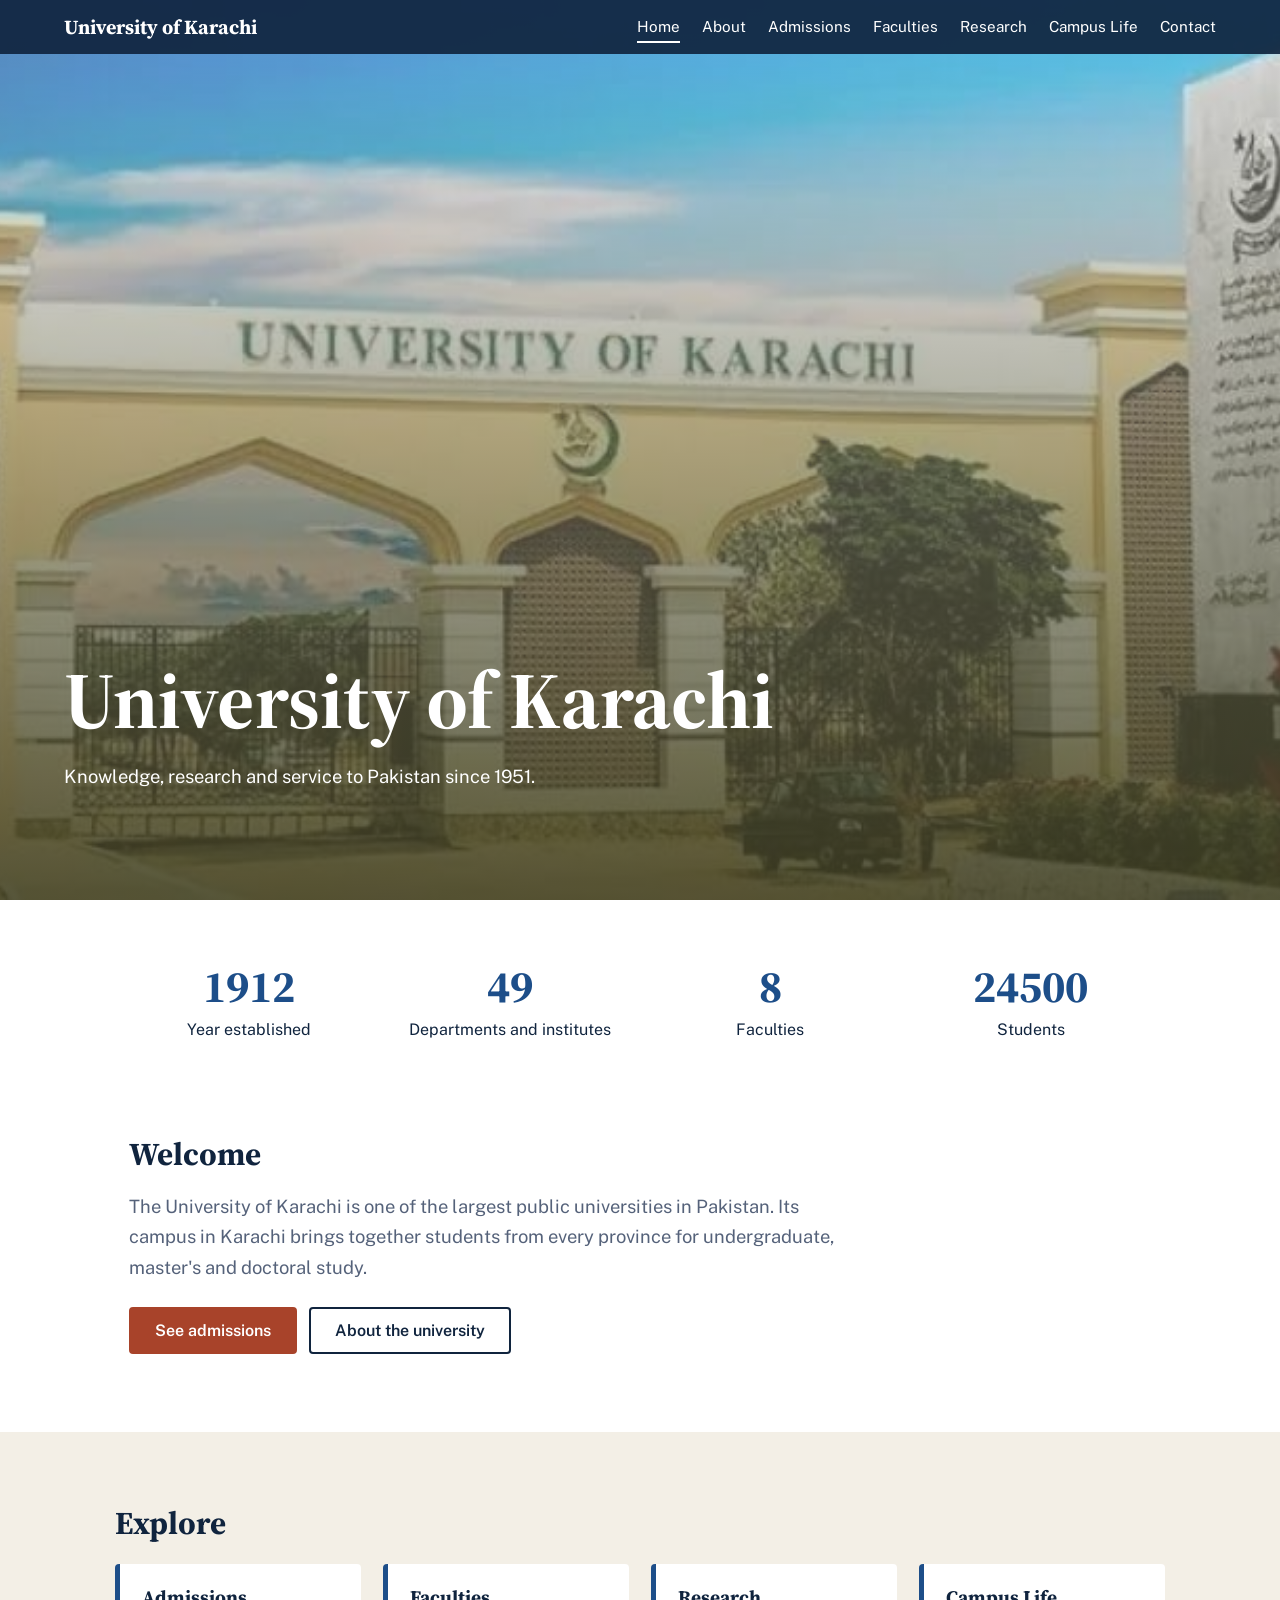
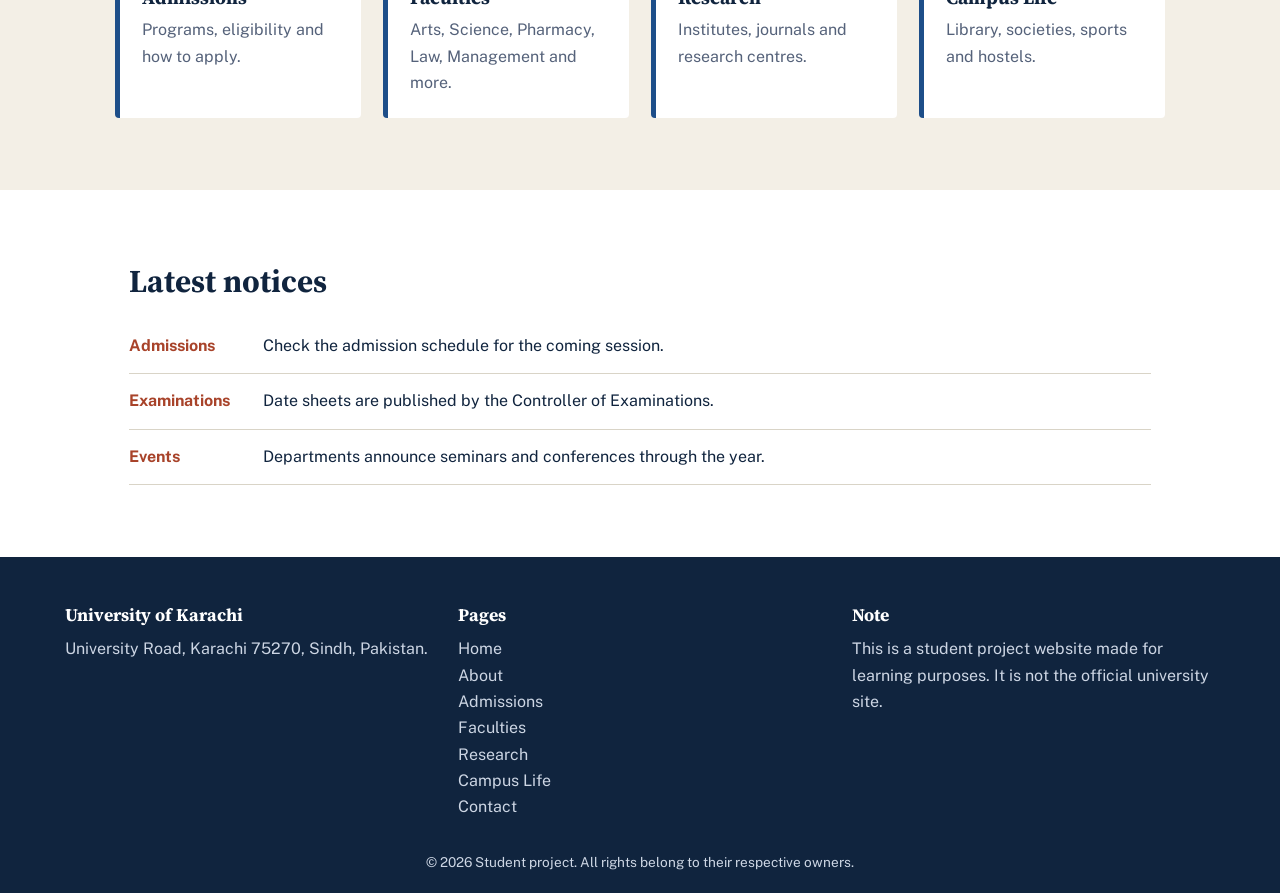
<file: index.html>
<!DOCTYPE html>
<html lang="en">

<head>
  <meta charset="UTF-8">
  <meta name="viewport" content="width=device-width, initial-scale=1">
  <title>Home | University of Karachi</title>

  <link rel="preconnect" href="https://fonts.googleapis.com">
  <link href="https://fonts.googleapis.com/css2?family=Source+Serif+4:wght@500;700&family=Public+Sans:wght@400;500;600&display=swap" rel="stylesheet">
  <link rel="stylesheet" href="index.css">
</head>

<body>

  <!-- ========== HEADER ========== -->
  <header class="site-header" id="siteHeader">
    <a class="brand" href="index.html">University of Karachi</a>

    <button class="menu-btn" id="menuBtn" aria-label="Open menu" aria-expanded="false">Menu</button>

    <nav>
      <ul class="nav" id="nav">
        <li><a href="index.html" class="active">Home</a></li>
        <li><a href="about.html">About</a></li>
        <li><a href="admissions.html">Admissions</a></li>
        <li><a href="faculties.html">Faculties</a></li>
        <li><a href="research.html">Research</a></li>
        <li><a href="campus.html">Campus Life</a></li>
        <li><a href="contact.html">Contact</a></li>
      </ul>
    </nav>
  </header>

  <!-- ========== HERO (title + background image) ========== -->
  <section class="hero">
    <div class="hero-text">
      <h1>University of Karachi</h1>
      <p>Knowledge, research and service to Pakistan since 1951.</p>
    </div>
  </section>

  <main>

    <!-- ========== STATS ========== -->
    <section class="section stats">
      <div class="stat">
        <span class="num" data-count="1951">0</span>
        <span>Year established</span>
      </div>
      <div class="stat">
        <span class="num" data-count="50" data-suffix="+">0</span>
        <span>Departments and institutes</span>
      </div>
      <div class="stat">
        <span class="num" data-count="8">0</span>
        <span>Faculties</span>
      </div>
      <div class="stat">
        <span class="num" data-count="25000" data-suffix="+">0</span>
        <span>Students</span>
      </div>
    </section>

    <!-- ========== WELCOME ========== -->
    <section class="section">
      <h2>Welcome</h2>
      <p class="lead">
        The University of Karachi is one of the largest public universities in Pakistan.
        Its campus in Karachi brings together students from every province for
        undergraduate, master's and doctoral study.
      </p>
      <p>
        <a class="btn" href="admissions.html">See admissions</a>
        <a class="btn ghost" href="about.html">About the university</a>
      </p>
    </section>

    <!-- ========== EXPLORE ========== -->
    <section class="section alt">
      <h2>Explore</h2>
      <div class="grid">
        <article class="card">
          <h3>Admissions</h3>
          <p>Programs, eligibility and how to apply.</p>
        </article>
        <article class="card">
          <h3>Faculties</h3>
          <p>Arts, Science, Pharmacy, Law, Management and more.</p>
        </article>
        <article class="card">
          <h3>Research</h3>
          <p>Institutes, journals and research centres.</p>
        </article>
        <article class="card">
          <h3>Campus Life</h3>
          <p>Library, societies, sports and hostels.</p>
        </article>
      </div>
    </section>

    <!-- ========== NOTICES ========== -->
    <section class="section">
      <h2>Latest notices</h2>
      <ul class="notices">
        <li><strong>Admissions</strong> Check the admission schedule for the coming session.</li>
        <li><strong>Examinations</strong> Date sheets are published by the Controller of Examinations.</li>
        <li><strong>Events</strong> Departments announce seminars and conferences through the year.</li>
      </ul>
    </section>

  </main>

  <!-- ========== FOOTER (background image in CSS) ========== -->
  <footer class="site-footer">
    <div class="footer-grid">
      <div>
        <h3>University of Karachi</h3>
        <p>University Road, Karachi 75270, Sindh, Pakistan.</p>
      </div>

      <div>
        <h3>Pages</h3>
        <ul>
          <li><a href="index.html">Home</a></li>
          <li><a href="about.html">About</a></li>
          <li><a href="admissions.html">Admissions</a></li>
          <li><a href="faculties.html">Faculties</a></li>
          <li><a href="research.html">Research</a></li>
          <li><a href="campus.html">Campus Life</a></li>
          <li><a href="contact.html">Contact</a></li>
        </ul>
      </div>

      <div>
        <h3>Note</h3>
        <p>This is a student project website made for learning purposes. It is not the official university site.</p>
      </div>
    </div>

    <p class="copy">&copy; 2026 Student project. All rights belong to their respective owners.</p>
  </footer>

  <button class="to-top" id="toTop" aria-label="Back to top">Top</button>

  <script src="script.js"></script>
</body>

</html>
</file>
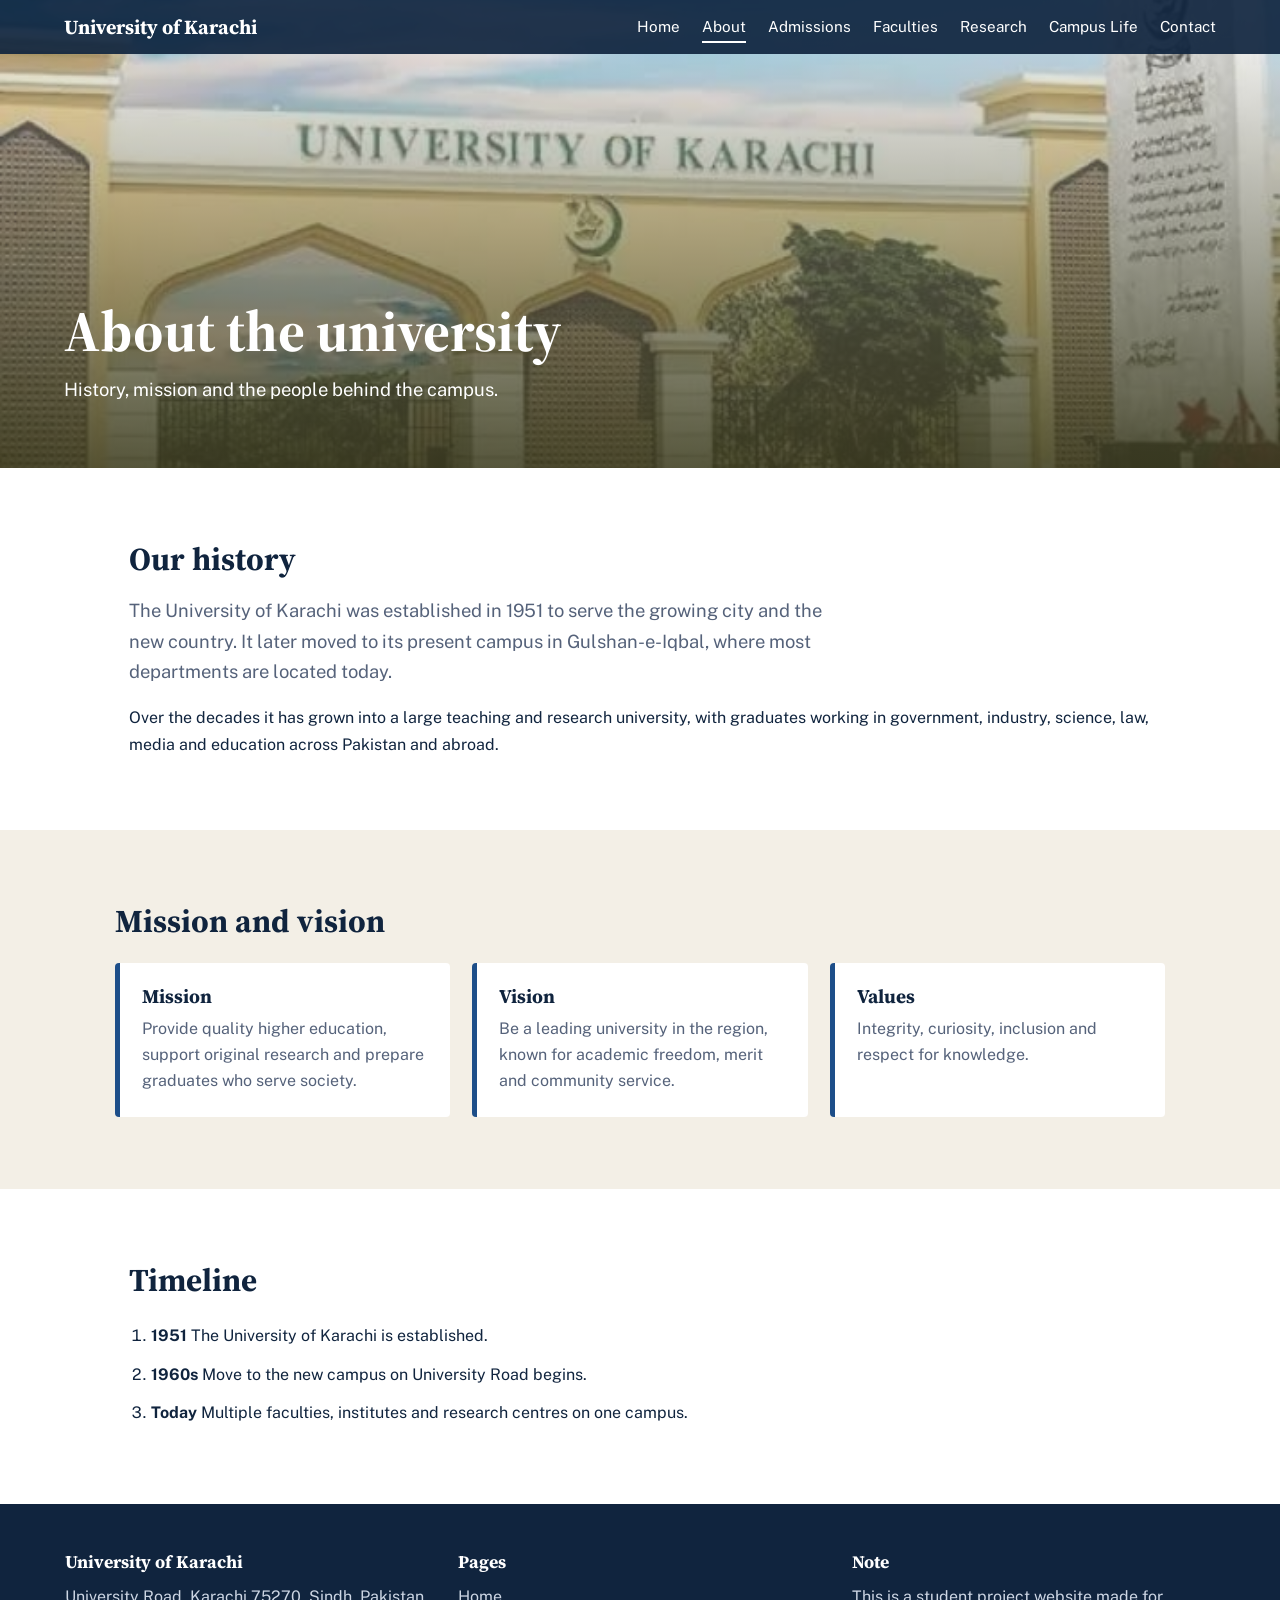
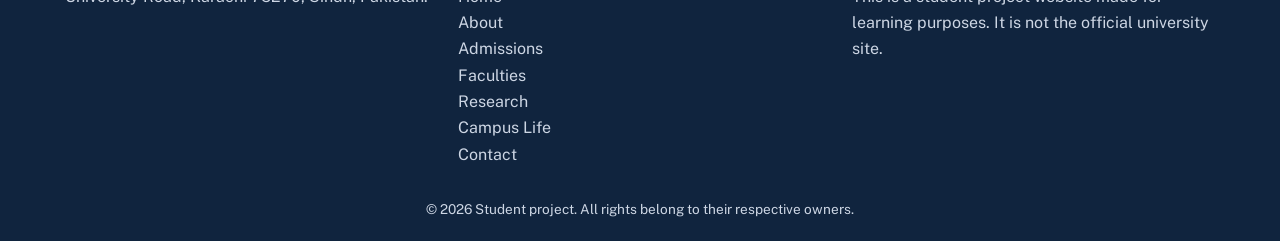
<file: about.html>
<!DOCTYPE html>
<html lang="en">

<head>
  <meta charset="UTF-8">
  <meta name="viewport" content="width=device-width, initial-scale=1">
  <title>About | University of Karachi</title>
  <link rel="preconnect" href="https://fonts.googleapis.com">
  <link
    href="https://fonts.googleapis.com/css2?family=Source+Serif+4:wght@500;700&family=Public+Sans:wght@400;500;600&display=swap"
    rel="stylesheet">
  <link rel="stylesheet" href="about.css">
</head>

<body>
  <header class="site-header" id="siteHeader">
    <a class="brand" href="index.html">University of Karachi</a>
    <button class="menu-btn" id="menuBtn" aria-label="Open menu" aria-expanded="false">Menu</button>
    <nav>
      <ul class="nav" id="nav">
        <li><a href="index.html">Home</a></li>
        <li><a href="about.html" class="active">About</a></li>
        <li><a href="admissions.html">Admissions</a></li>
        <li><a href="faculties.html">Faculties</a></li>
        <li><a href="research.html">Research</a></li>
        <li><a href="campus.html">Campus Life</a></li>
        <li><a href="contact.html">Contact</a></li>
      </ul>
    </nav>
  </header>

  <section class="page-hero">
    <div class="hero-text">
      <h1>About the university</h1>
      <p>History, mission and the people behind the campus.</p>
    </div>
  </section>

  <main>

    <section class="section">
      <h2>Our history</h2>
      <p class="lead">The University of Karachi was established in 1951 to serve the growing city and the new country.
        It later moved to its present campus in Gulshan-e-Iqbal, where most departments are located today.</p>
      <p>Over the decades it has grown into a large teaching and research university, with graduates working in
        government, industry, science, law, media and education across Pakistan and abroad.</p>
    </section>
    <section class="section alt">
      <h2>Mission and vision</h2>
      <div class="grid">
        <article class="card">
          <h3>Mission</h3>
          <p>Provide quality higher education, support original research and prepare graduates who serve society.</p>
        </article>
        <article class="card">
          <h3>Vision</h3>
          <p>Be a leading university in the region, known for academic freedom, merit and community service.</p>
        </article>
        <article class="card">
          <h3>Values</h3>
          <p>Integrity, curiosity, inclusion and respect for knowledge.</p>
        </article>
      </div>
    </section>
    <section class="section">
      <h2>Timeline</h2>
      <ol class="timeline">
        <li><b>1951</b> The University of Karachi is established.</li>
        <li><b>1960s</b> Move to the new campus on University Road begins.</li>
        <li><b>Today</b> Multiple faculties, institutes and research centres on one campus.</li>
      </ol>
    </section>
  </main>

  <footer class="site-footer">
    <div class="footer-grid">
      <div>
        <h3>University of Karachi</h3>
        <p>University Road, Karachi 75270, Sindh, Pakistan.</p>
      </div>
      <div>
        <h3>Pages</h3>
        <ul>
          <li><a href="index.html">Home</a></li>
          <li><a href="about.html">About</a></li>
          <li><a href="admissions.html">Admissions</a></li>
          <li><a href="faculties.html">Faculties</a></li>
          <li><a href="research.html">Research</a></li>
          <li><a href="campus.html">Campus Life</a></li>
          <li><a href="contact.html">Contact</a></li>
        </ul>
      </div>
      <div>
        <h3>Note</h3>
        <p>This is a student project website made for learning purposes. It is not the official university site.</p>
      </div>
    </div>
    <p class="copy">&copy; 2026 Student project. All rights belong to their respective owners.</p>
  </footer>
  <button class="to-top" id="toTop" aria-label="Back to top">Top</button>
  <script src="script.js"></script>
</body>

</html>
</file>
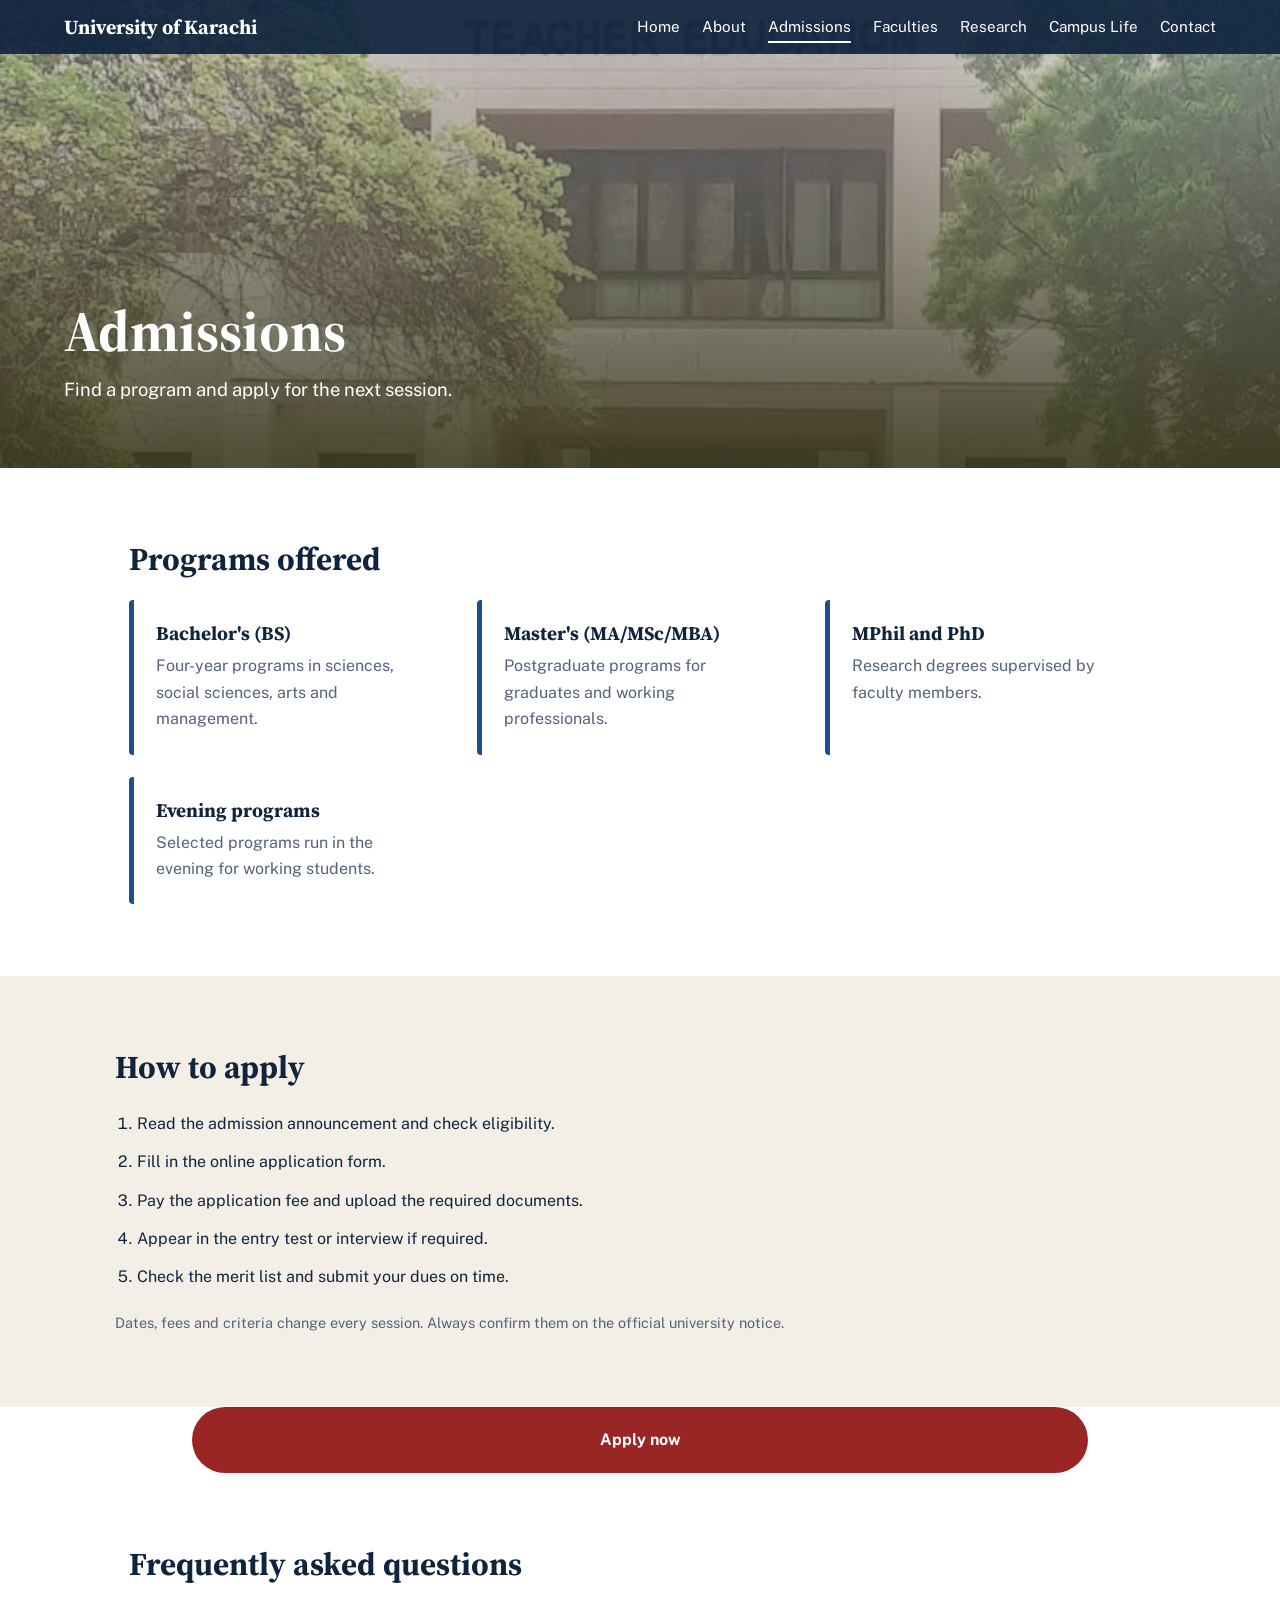
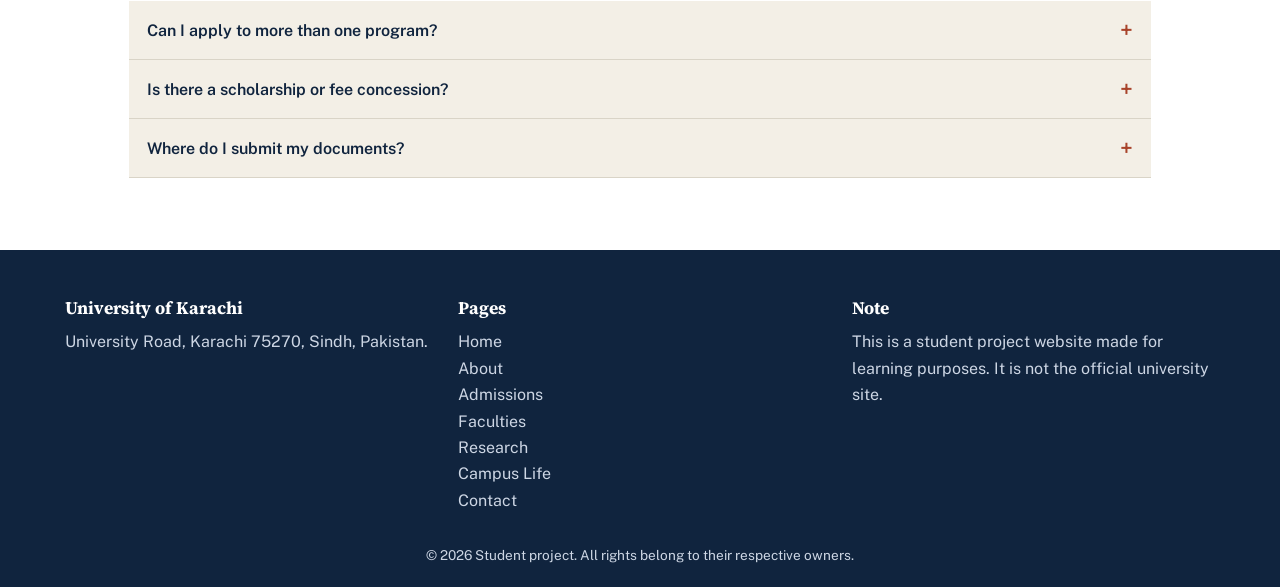
<file: admissions.html>
<!DOCTYPE html>
<html lang="en">

<head>
  <meta charset="UTF-8">
  <meta name="viewport" content="width=device-width, initial-scale=1">
  <title>Admissions | University of Karachi</title>
  <link rel="preconnect" href="https://fonts.googleapis.com">
  <link
    href="https://fonts.googleapis.com/css2?family=Source+Serif+4:wght@500;700&family=Public+Sans:wght@400;500;600&display=swap"
    rel="stylesheet">
  <link rel="stylesheet" href="admissions.css">
</head>

<body>
  <header class="site-header" id="siteHeader">
    <a class="brand" href="index.html">University of Karachi</a>
    <button class="menu-btn" id="menuBtn" aria-label="Open menu" aria-expanded="false">Menu</button>
    <nav>
      <ul class="nav" id="nav">
        <li><a href="index.html">Home</a></li>
        <li><a href="about.html">About</a></li>
        <li><a href="admissions.html" class="active">Admissions</a></li>
        <li><a href="faculties.html">Faculties</a></li>
        <li><a href="research.html">Research</a></li>
        <li><a href="campus.html">Campus Life</a></li>
        <li><a href="contact.html">Contact</a></li>
      </ul>
    </nav>
  </header>

  <section class="page-hero">
    <div class="hero-text">
      <h1>Admissions</h1>
      <p>Find a program and apply for the next session.</p>
    </div>
  </section>

  <main>

    <section class="section">
      <h2>Programs offered</h2>
      <div class="grid">
        <article class="card">
          <h3>Bachelor's (BS)</h3>
          <p>Four-year programs in sciences, social sciences, arts and management.</p>
        </article>
        <article class="card">
          <h3>Master's (MA/MSc/MBA)</h3>
          <p>Postgraduate programs for graduates and working professionals.</p>
        </article>
        <article class="card">
          <h3>MPhil and PhD</h3>
          <p>Research degrees supervised by faculty members.</p>
        </article>
        <article class="card">
          <h3>Evening programs</h3>
          <p>Selected programs run in the evening for working students.</p>
        </article>
      </div>
    </section>
    <section class="section alt">
      <h2>How to apply</h2>
      <ol class="steps">
        <li>Read the admission announcement and check eligibility.</li>
        <li>Fill in the online application form.</li>
        <li>Pay the application fee and upload the required documents.</li>
        <li>Appear in the entry test or interview if required.</li>
        <li>Check the merit list and submit your dues on time.</li>
      </ol>
      <p class="small">Dates, fees and criteria change every session. Always confirm them on the official university
        notice.</p>
    </section>

    <a class="pill-btn" href="apply.html">Apply now</a>
    
    <section class="section">
      <h2>Frequently asked questions</h2>
      <div class="faq">
        <button class="faq-q">Can I apply to more than one program?<span>+</span></button>
        <div class="faq-a">
          <p>Usually yes, but each program may need its own form and fee. Check the notice.</p>
        </div>
        <button class="faq-q">Is there a scholarship or fee concession?<span>+</span></button>
        <div class="faq-a">
          <p>The university offers merit and need-based support. Ask the Scholarship office for details.</p>
        </div>
        <button class="faq-q">Where do I submit my documents?<span>+</span></button>
        <div class="faq-a">
          <p>Follow the instructions in the admission notice for your program.</p>
        </div>
      </div>
    </section>
  </main>

  <footer class="site-footer">
    <div class="footer-grid">
      <div>
        <h3>University of Karachi</h3>
        <p>University Road, Karachi 75270, Sindh, Pakistan.</p>
      </div>
      <div>
        <h3>Pages</h3>
        <ul>
          <li><a href="index.html">Home</a></li>
          <li><a href="about.html">About</a></li>
          <li><a href="admissions.html">Admissions</a></li>
          <li><a href="faculties.html">Faculties</a></li>
          <li><a href="research.html">Research</a></li>
          <li><a href="campus.html">Campus Life</a></li>
          <li><a href="contact.html">Contact</a></li>
        </ul>
      </div>
      <div>
        <h3>Note</h3>
        <p>This is a student project website made for learning purposes. It is not the official university site.</p>
      </div>
    </div>
    <p class="copy">&copy; 2026 Student project. All rights belong to their respective owners.</p>
  </footer>
  <button class="to-top" id="toTop" aria-label="Back to top">Top</button>
  <script src="script.js"></script>
</body>

</html>
</file>
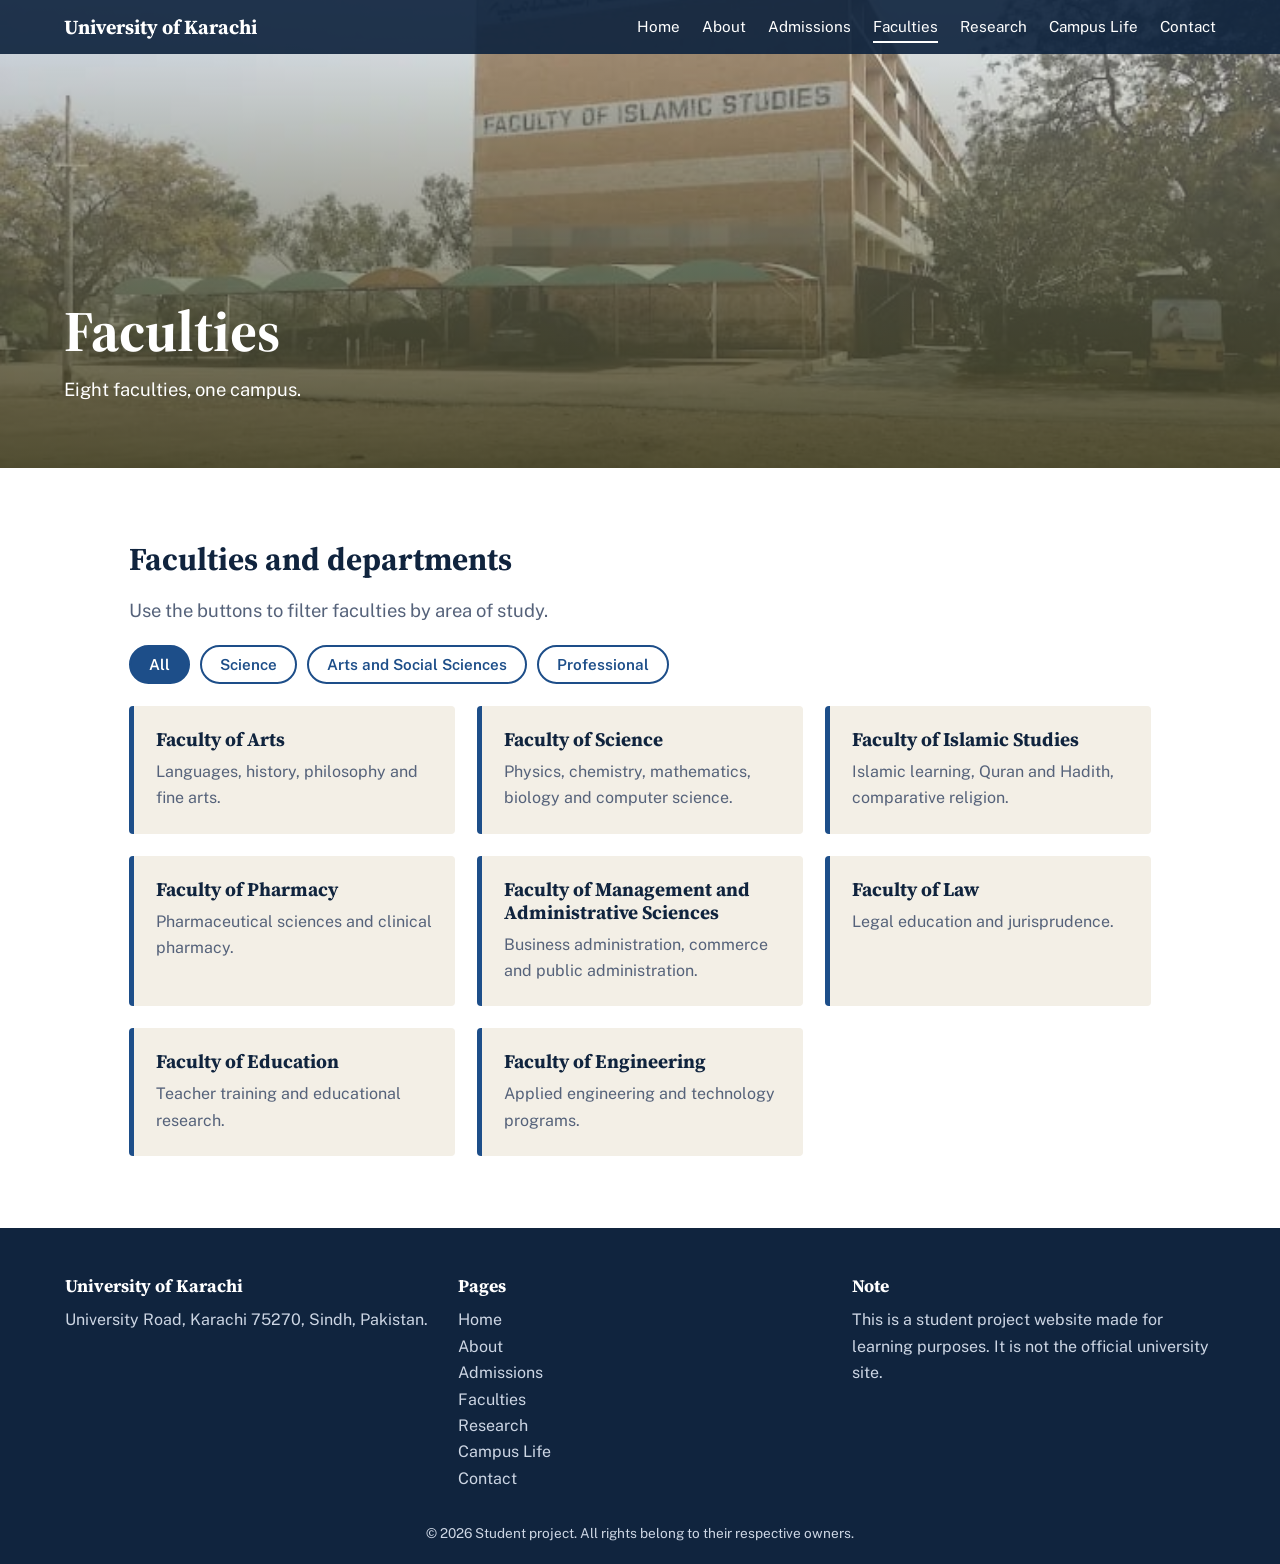
<file: faculties.html>
<!DOCTYPE html>
<html lang="en">

<head>
  <meta charset="UTF-8">
  <meta name="viewport" content="width=device-width, initial-scale=1">
  <title>Faculties | University of Karachi</title>
  <link rel="preconnect" href="https://fonts.googleapis.com">
  <link
    href="https://fonts.googleapis.com/css2?family=Source+Serif+4:wght@500;700&family=Public+Sans:wght@400;500;600&display=swap"
    rel="stylesheet">
  <link rel="stylesheet" href="faculties.css">
</head>

<body>
  <header class="site-header" id="siteHeader">
    <a class="brand" href="index.html">University of Karachi</a>
    <button class="menu-btn" id="menuBtn" aria-label="Open menu" aria-expanded="false">Menu</button>
    <nav>
      <ul class="nav" id="nav">
        <li><a href="index.html">Home</a></li>
        <li><a href="about.html">About</a></li>
        <li><a href="admissions.html">Admissions</a></li>
        <li><a href="faculties.html" class="active">Faculties</a></li>
        <li><a href="research.html">Research</a></li>
        <li><a href="campus.html">Campus Life</a></li>
        <li><a href="contact.html">Contact</a></li>
      </ul>
    </nav>
  </header>

  <section class="page-hero">
    <div class="hero-text">
      <h1>Faculties</h1>
      <p>Eight faculties, one campus.</p>
    </div>
  </section>

  <main>

    <section class="section">
      <h2>Faculties and departments</h2>
      <p class="lead">Use the buttons to filter faculties by area of study.</p>
      <div class="filters">
        <button class="filter active" data-filter="all">All</button>
        <button class="filter" data-filter="science">Science</button>
        <button class="filter" data-filter="arts">Arts and Social Sciences</button>
        <button class="filter" data-filter="prof">Professional</button>
      </div>
      <div class="grid">
        <article class="card" data-cat="arts">
          <h3>Faculty of Arts</h3>
          <p>Languages, history, philosophy and fine arts.</p>
        </article>
        <article class="card" data-cat="science">
          <h3>Faculty of Science</h3>
          <p>Physics, chemistry, mathematics, biology and computer science.</p>
        </article>
        <article class="card" data-cat="arts">
          <h3>Faculty of Islamic Studies</h3>
          <p>Islamic learning, Quran and Hadith, comparative religion.</p>
        </article>
        <article class="card" data-cat="prof">
          <h3>Faculty of Pharmacy</h3>
          <p>Pharmaceutical sciences and clinical pharmacy.</p>
        </article>
        <article class="card" data-cat="prof">
          <h3>Faculty of Management and Administrative Sciences</h3>
          <p>Business administration, commerce and public administration.</p>
        </article>
        <article class="card" data-cat="prof">
          <h3>Faculty of Law</h3>
          <p>Legal education and jurisprudence.</p>
        </article>
        <article class="card" data-cat="arts">
          <h3>Faculty of Education</h3>
          <p>Teacher training and educational research.</p>
        </article>
        <article class="card" data-cat="science">
          <h3>Faculty of Engineering</h3>
          <p>Applied engineering and technology programs.</p>
        </article>
      </div>
    </section>
  </main>

  <footer class="site-footer">
    <div class="footer-grid">
      <div>
        <h3>University of Karachi</h3>
        <p>University Road, Karachi 75270, Sindh, Pakistan.</p>
      </div>
      <div>
        <h3>Pages</h3>
        <ul>
          <li><a href="index.html">Home</a></li>
          <li><a href="about.html">About</a></li>
          <li><a href="admissions.html">Admissions</a></li>
          <li><a href="faculties.html">Faculties</a></li>
          <li><a href="research.html">Research</a></li>
          <li><a href="campus.html">Campus Life</a></li>
          <li><a href="contact.html">Contact</a></li>
        </ul>
      </div>
      <div>
        <h3>Note</h3>
        <p>This is a student project website made for learning purposes. It is not the official university site.</p>
      </div>
    </div>
    <p class="copy">&copy; 2026 Student project. All rights belong to their respective owners.</p>
  </footer>
  <button class="to-top" id="toTop" aria-label="Back to top">Top</button>
  <script src="script.js"></script>
</body>

</html>
</file>
<file: index.css>
* {
  box-sizing: border-box;
  margin: 0;
  padding: 0;
}
:root {
  --ink: #10243e;
  --blue: #1d4e89;
  --sand: #f3efe6;
  --brick: #a8432a;
  --white: #ffffff;
  --muted: #55627a;
}
html {
  scroll-behavior: smooth;
}
body {
  font-family: "Public Sans", Arial, sans-serif;
  color: var(--ink);
  background: var(--white);
  line-height: 1.65;
}
a {
  color: inherit;
}
h1,
h2,
h3,
.brand {
  font-family: "Source Serif 4", Georgia, serif;
  line-height: 1.2;
}
:focus-visible {
  outline: 3px solid var(--brick);
  outline-offset: 2px;
}

.site-header {
  position: fixed;
  top: 0;
  left: 0;
  right: 0;
  z-index: 50;
  display: flex;
  align-items: center;
  justify-content: space-between;
  padding: 14px 5vw;
  background: rgba(16, 36, 62, 0.92);
  color: var(--white);
  transition: box-shadow 0.3s;
}
.site-header.scrolled {
  box-shadow: 0 4px 18px rgba(0, 0, 0, 0.3);
}
.brand {
  font-size: 1.25rem;
  font-weight: 700;
  text-decoration: none;
}
.nav {
  display: flex;
  gap: 22px;
  list-style: none;
}
.nav a {
  text-decoration: none;
  font-size: 0.95rem;
  padding: 6px 0;
  border-bottom: 2px solid transparent;
}
.nav a:hover,
.nav a.active {
  border-color: var(--white);
}
.menu-btn {
  display: none;
  background: none;
  border: 1px solid var(--white);
  color: var(--white);
  padding: 6px 14px;
  border-radius: 4px;
  font: inherit;
  cursor: pointer;
}

/* Hero: put your photo in images/ and the name sits on top of it */
.hero,
.page-hero {
  position: relative;
  display: flex;
  align-items: flex-end;
  color: var(--white);
  background-color: var(--ink);
  background-size: cover;
  background-position: center;
}
.hero {
  min-height: 100vh;
  padding: 0 5vw 12vh;
}
.page-hero {
  min-height: 52vh;
  padding: 0 5vw 7vh;
}
.hero-text {
  max-width: 760px;
}
.hero h1 {
  font-size: clamp(2.6rem, 7vw, 5rem);
  font-weight: 700;
  margin-bottom: 14px;
}
.page-hero h1 {
  font-size: clamp(2.2rem, 5vw, 3.6rem);
  margin-bottom: 10px;
}
.hero p,
.page-hero p {
  font-size: 1.15rem;
  max-width: 560px;
}

.section {
  padding: 72px 5vw;
  max-width: 1150px;
  margin: 0 auto;
}
.alt {
  max-width: none;
  background: var(--sand);
}
.alt > * {
  max-width: 1050px;
  margin-left: auto;
  margin-right: auto;
}
.section h2 {
  font-size: 2rem;
  margin-bottom: 18px;
}
.lead {
  font-size: 1.15rem;
  max-width: 720px;
  margin-bottom: 18px;
  color: var(--muted);
}
.small {
  font-size: 0.9rem;
  color: var(--muted);
  margin-top: 14px;
}

.btn {
  display: inline-block;
  background: var(--brick);
  color: var(--white);
  padding: 12px 24px;
  border: 2px solid var(--brick);
  border-radius: 4px;
  text-decoration: none;
  font:
    600 1rem "Public Sans",
    sans-serif;
  cursor: pointer;
  margin: 6px 8px 6px 0;
}
.btn:hover {
  background: #8a351f;
  border-color: #8a351f;
}
.btn.ghost {
  background: transparent;
  color: var(--ink);
  border-color: var(--ink);
}
.btn.ghost:hover {
  background: var(--ink);
  color: var(--white);
}

.grid {
  display: grid;
  grid-template-columns: repeat(auto-fit, minmax(240px, 1fr));
  gap: 22px;
  margin-top: 22px;
}
.card {
  background: var(--white);
  border-left: 5px solid var(--blue);
  padding: 22px;
  border-radius: 4px;
}
.card h3 {
  font-size: 1.2rem;
  margin-bottom: 8px;
}
.card p {
  color: var(--muted);
}

.stats {
  display: grid;
  grid-template-columns: repeat(auto-fit, minmax(180px, 1fr));
  gap: 20px;
  text-align: center;
  padding-top: 56px;
  padding-bottom: 20px;
}
.stat .num {
  display: block;
  font:
    700 2.8rem "Source Serif 4",
    Georgia,
    serif;
  color: var(--blue);
}
.notices {
  list-style: none;
}
.notices li {
  padding: 14px 0;
  border-bottom: 1px solid #d9d4c7;
}
.notices strong {
  display: inline-block;
  min-width: 130px;
  color: var(--brick);
}
.steps,
.timeline {
  padding-left: 22px;
}
.steps li,
.timeline li {
  padding: 6px 0;
}

.site-footer {
  background: var(--ink);
  color: #cdd6e4;
  padding: 48px 5vw 20px;
}
.footer-grid {
  display: grid;
  grid-template-columns: repeat(auto-fit, minmax(220px, 1fr));
  gap: 30px;
  max-width: 1150px;
  margin: 0 auto;
}
.site-footer h3 {
  color: var(--white);
  margin-bottom: 10px;
  font-size: 1.1rem;
}
.site-footer ul {
  list-style: none;
}
.site-footer a {
  text-decoration: none;
}
.site-footer a:hover {
  text-decoration: underline;
}
.copy {
  text-align: center;
  margin-top: 30px;
  font-size: 0.85rem;
}

.to-top {
  position: fixed;
  right: 20px;
  bottom: 20px;
  background: var(--brick);
  color: var(--white);
  border: 0;
  padding: 12px 16px;
  border-radius: 4px;
  cursor: pointer;
  opacity: 0;
  pointer-events: none;
  transition: opacity 0.3s;
  font:
    600 0.9rem "Public Sans",
    sans-serif;
}
.to-top.show {
  opacity: 1;
  pointer-events: auto;
}

@media (max-width: 860px) {
  .menu-btn {
    display: block;
  }
  .nav {
    display: none;
    position: absolute;
    top: 100%;
    left: 0;
    right: 0;
    flex-direction: column;
    gap: 0;
    background: var(--ink);
    padding: 8px 5vw 16px;
  }
  .nav.open {
    display: flex;
  }
  .nav a {
    display: block;
    padding: 12px 0;
  }
}
@media (prefers-reduced-motion: reduce) {
  html {
    scroll-behavior: auto;
  }
  * {
    transition: none !important;
  }
}

.hero {
  background-image:
    linear-gradient(to top, rgba(16, 36, 62, 0.88), rgba(16, 36, 62, 0.35)),
    url("mainpic1.webp");
}

/* Title (hero) ki background image */
.hero {
  background-image:
    linear-gradient(to top, rgba(63, 63, 36, 0.88), rgba(253, 253, 253, 0.35)),
    url("mainpic1.jpeg");
  background-size: cover;
  background-position: center;
  background-repeat: no-repeat;
}
</file>
<file: about.css>
* {
  box-sizing: border-box;
  margin: 0;
  padding: 0;
}
:root {
  --ink: #10243e;
  --blue: #1d4e89;
  --sand: #f3efe6;
  --brick: #a8432a;
  --white: #ffffff;
  --muted: #55627a;
}
html {
  scroll-behavior: smooth;
}
body {
  font-family: "Public Sans", Arial, sans-serif;
  color: var(--ink);
  background: var(--white);
  line-height: 1.65;
}
a {
  color: inherit;
}
h1,
h2,
h3,
.brand {
  font-family: "Source Serif 4", Georgia, serif;
  line-height: 1.2;
}
:focus-visible {
  outline: 3px solid var(--brick);
  outline-offset: 2px;
}

.site-header {
  position: fixed;
  top: 0;
  left: 0;
  right: 0;
  z-index: 50;
  display: flex;
  align-items: center;
  justify-content: space-between;
  padding: 14px 5vw;
  background: rgba(16, 36, 62, 0.92);
  color: var(--white);
  transition: box-shadow 0.3s;
}
.site-header.scrolled {
  box-shadow: 0 4px 18px rgba(0, 0, 0, 0.3);
}
.brand {
  font-size: 1.25rem;
  font-weight: 700;
  text-decoration: none;
}
.nav {
  display: flex;
  gap: 22px;
  list-style: none;
}
.nav a {
  text-decoration: none;
  font-size: 0.95rem;
  padding: 6px 0;
  border-bottom: 2px solid transparent;
}
.nav a:hover,
.nav a.active {
  border-color: var(--white);
}
.menu-btn {
  display: none;
  background: none;
  border: 1px solid var(--white);
  color: var(--white);
  padding: 6px 14px;
  border-radius: 4px;
  font: inherit;
  cursor: pointer;
}

/* Hero: put your photo in images/ and the name sits on top of it */
.hero,
.page-hero {
  position: relative;
  display: flex;
  align-items: flex-end;
  color: var(--white);
  background-color: var(--ink);
  background-size: cover;
  background-position: center;
}
.hero {
  min-height: 100vh;
  padding: 0 5vw 12vh;
}
.page-hero {
  min-height: 52vh;
  padding: 0 5vw 7vh;
}
.hero-text {
  max-width: 760px;
}
.hero h1 {
  font-size: clamp(2.6rem, 7vw, 5rem);
  font-weight: 700;
  margin-bottom: 14px;
}
.page-hero h1 {
  font-size: clamp(2.2rem, 5vw, 3.6rem);
  margin-bottom: 10px;
}
.hero p,
.page-hero p {
  font-size: 1.15rem;
  max-width: 560px;
}

.section {
  padding: 72px 5vw;
  max-width: 1150px;
  margin: 0 auto;
}
.alt {
  max-width: none;
  background: var(--sand);
}
.alt > * {
  max-width: 1050px;
  margin-left: auto;
  margin-right: auto;
}
.section h2 {
  font-size: 2rem;
  margin-bottom: 18px;
}
.lead {
  font-size: 1.15rem;
  max-width: 720px;
  margin-bottom: 18px;
  color: var(--muted);
}
.small {
  font-size: 0.9rem;
  color: var(--muted);
  margin-top: 14px;
}

.btn {
  display: inline-block;
  background: var(--brick);
  color: var(--white);
  padding: 12px 24px;
  border: 2px solid var(--brick);
  border-radius: 4px;
  text-decoration: none;
  font:
    600 1rem "Public Sans",
    sans-serif;
  cursor: pointer;
  margin: 6px 8px 6px 0;
}
.btn:hover {
  background: #8a351f;
  border-color: #8a351f;
}
.btn.ghost {
  background: transparent;
  color: var(--ink);
  border-color: var(--ink);
}
.btn.ghost:hover {
  background: var(--ink);
  color: var(--white);
}

.grid {
  display: grid;
  grid-template-columns: repeat(auto-fit, minmax(240px, 1fr));
  gap: 22px;
  margin-top: 22px;
}
.card {
  background: var(--white);
  border-left: 5px solid var(--blue);
  padding: 22px;
  border-radius: 4px;
}
.card h3 {
  font-size: 1.2rem;
  margin-bottom: 8px;
}
.card p {
  color: var(--muted);
}

.stats {
  display: grid;
  grid-template-columns: repeat(auto-fit, minmax(180px, 1fr));
  gap: 20px;
  text-align: center;
  padding-top: 56px;
  padding-bottom: 20px;
}
.stat .num {
  display: block;
  font:
    700 2.8rem "Source Serif 4",
    Georgia,
    serif;
  color: var(--blue);
}
.notices {
  list-style: none;
}
.notices li {
  padding: 14px 0;
  border-bottom: 1px solid #d9d4c7;
}
.notices strong {
  display: inline-block;
  min-width: 130px;
  color: var(--brick);
}
.steps,
.timeline {
  padding-left: 22px;
}
.steps li,
.timeline li {
  padding: 6px 0;
}

.site-footer {
  background: var(--ink);
  color: #cdd6e4;
  padding: 48px 5vw 20px;
}
.footer-grid {
  display: grid;
  grid-template-columns: repeat(auto-fit, minmax(220px, 1fr));
  gap: 30px;
  max-width: 1150px;
  margin: 0 auto;
}
.site-footer h3 {
  color: var(--white);
  margin-bottom: 10px;
  font-size: 1.1rem;
}
.site-footer ul {
  list-style: none;
}
.site-footer a {
  text-decoration: none;
}
.site-footer a:hover {
  text-decoration: underline;
}
.copy {
  text-align: center;
  margin-top: 30px;
  font-size: 0.85rem;
}

.to-top {
  position: fixed;
  right: 20px;
  bottom: 20px;
  background: var(--brick);
  color: var(--white);
  border: 0;
  padding: 12px 16px;
  border-radius: 4px;
  cursor: pointer;
  opacity: 0;
  pointer-events: none;
  transition: opacity 0.3s;
  font:
    600 0.9rem "Public Sans",
    sans-serif;
}
.to-top.show {
  opacity: 1;
  pointer-events: auto;
}

@media (max-width: 860px) {
  .menu-btn {
    display: block;
  }
  .nav {
    display: none;
    position: absolute;
    top: 100%;
    left: 0;
    right: 0;
    flex-direction: column;
    gap: 0;
    background: var(--ink);
    padding: 8px 5vw 16px;
  }
  .nav.open {
    display: flex;
  }
  .nav a {
    display: block;
    padding: 12px 0;
  }
}
@media (prefers-reduced-motion: reduce) {
  html {
    scroll-behavior: auto;
  }
  * {
    transition: none !important;
  }
}

.page-hero {
  background-image:
    linear-gradient(to top, rgba(63, 63, 36, 0.88), rgba(253, 253, 253, 0.35)),
    url("mainpic1.jpeg");
}
</file>
<file: admissions.css>
* {
  box-sizing: border-box;
  margin: 0;
  padding: 0;
}
:root {
  --ink: #10243e;
  --blue: #1d4e89;
  --sand: #f3efe6;
  --brick: #a8432a;
  --white: #ffffff;
  --muted: #55627a;
}
html {
  scroll-behavior: smooth;
}
body {
  font-family: "Public Sans", Arial, sans-serif;
  color: var(--ink);
  background: var(--white);
  line-height: 1.65;
}
a {
  color: inherit;
}
h1,
h2,
h3,
.brand {
  font-family: "Source Serif 4", Georgia, serif;
  line-height: 1.2;
}
:focus-visible {
  outline: 3px solid var(--brick);
  outline-offset: 2px;
}

.site-header {
  position: fixed;
  top: 0;
  left: 0;
  right: 0;
  z-index: 50;
  display: flex;
  align-items: center;
  justify-content: space-between;
  padding: 14px 5vw;
  background: rgba(16, 36, 62, 0.92);
  color: var(--white);
  transition: box-shadow 0.3s;
}
.site-header.scrolled {
  box-shadow: 0 4px 18px rgba(0, 0, 0, 0.3);
}
.brand {
  font-size: 1.25rem;
  font-weight: 700;
  text-decoration: none;
}
.nav {
  display: flex;
  gap: 22px;
  list-style: none;
}
.nav a {
  text-decoration: none;
  font-size: 0.95rem;
  padding: 6px 0;
  border-bottom: 2px solid transparent;
}
.nav a:hover,
.nav a.active {
  border-color: var(--white);
}
.menu-btn {
  display: none;
  background: none;
  border: 1px solid var(--white);
  color: var(--white);
  padding: 6px 14px;
  border-radius: 4px;
  font: inherit;
  cursor: pointer;
}

/* Hero: put your photo in images/ and the name sits on top of it */
.hero,
.page-hero {
  position: relative;
  display: flex;
  align-items: flex-end;
  color: var(--white);
  background-color: var(--ink);
  background-size: cover;
  background-position: center;
}
.hero {
  min-height: 100vh;
  padding: 0 5vw 12vh;
}
.page-hero {
  min-height: 52vh;
  padding: 0 5vw 7vh;
}
.hero-text {
  max-width: 760px;
}
.hero h1 {
  font-size: clamp(2.6rem, 7vw, 5rem);
  font-weight: 700;
  margin-bottom: 14px;
}
.page-hero h1 {
  font-size: clamp(2.2rem, 5vw, 3.6rem);
  margin-bottom: 10px;
}
.hero p,
.page-hero p {
  font-size: 1.15rem;
  max-width: 560px;
}

.section {
  padding: 72px 5vw;
  max-width: 1150px;
  margin: 0 auto;
}
.alt {
  max-width: none;
  background: var(--sand);
}
.alt > * {
  max-width: 1050px;
  margin-left: auto;
  margin-right: auto;
}
.section h2 {
  font-size: 2rem;
  margin-bottom: 18px;
}
.lead {
  font-size: 1.15rem;
  max-width: 720px;
  margin-bottom: 18px;
  color: var(--muted);
}
.small {
  font-size: 0.9rem;
  color: var(--muted);
  margin-top: 14px;
}

.btn {
  display: inline-block;
  background: var(--brick);
  color: var(--white);
  padding: 12px 24px;
  border: 2px solid var(--brick);
  border-radius: 4px;
  text-decoration: none;
  font:
    600 1rem "Public Sans",
    sans-serif;
  cursor: pointer;
  margin: 6px 8px 6px 0;
}
.btn:hover {
  background: #8a351f;
  border-color: #8a351f;
}
.btn.ghost {
  background: transparent;
  color: var(--ink);
  border-color: var(--ink);
}
.btn.ghost:hover {
  background: var(--ink);
  color: var(--white);
}

.grid {
  display: grid;
  grid-template-columns: repeat(auto-fit, minmax(240px, 1fr));
  gap: 22px;
  margin-top: 22px;
}
.card {
  background: var(--white);
  border-left: 5px solid var(--blue);
  padding: 22px;
  border-radius: 4px;
}
.card h3 {
  font-size: 1.2rem;
  margin-bottom: 8px;
}
.card p {
  color: var(--muted);
}

.stats {
  display: grid;
  grid-template-columns: repeat(auto-fit, minmax(180px, 1fr));
  gap: 20px;
  text-align: center;
  padding-top: 56px;
  padding-bottom: 20px;
}
.stat .num {
  display: block;
  font:
    700 2.8rem "Source Serif 4",
    Georgia,
    serif;
  color: var(--blue);
}
.notices {
  list-style: none;
}
.notices li {
  padding: 14px 0;
  border-bottom: 1px solid #d9d4c7;
}
.notices strong {
  display: inline-block;
  min-width: 130px;
  color: var(--brick);
}
.steps,
.timeline {
  padding-left: 22px;
}
.steps li,
.timeline li {
  padding: 6px 0;
}

.site-footer {
  background: var(--ink);
  color: #cdd6e4;
  padding: 48px 5vw 20px;
}
.footer-grid {
  display: grid;
  grid-template-columns: repeat(auto-fit, minmax(220px, 1fr));
  gap: 30px;
  max-width: 1150px;
  margin: 0 auto;
}
.site-footer h3 {
  color: var(--white);
  margin-bottom: 10px;
  font-size: 1.1rem;
}
.site-footer ul {
  list-style: none;
}
.site-footer a {
  text-decoration: none;
}
.site-footer a:hover {
  text-decoration: underline;
}
.copy {
  text-align: center;
  margin-top: 30px;
  font-size: 0.85rem;
}

.to-top {
  position: fixed;
  right: 20px;
  bottom: 20px;
  background: var(--brick);
  color: var(--white);
  border: 0;
  padding: 12px 16px;
  border-radius: 4px;
  cursor: pointer;
  opacity: 0;
  pointer-events: none;
  transition: opacity 0.3s;
  font:
    600 0.9rem "Public Sans",
    sans-serif;
}
.to-top.show {
  opacity: 1;
  pointer-events: auto;
}

@media (max-width: 860px) {
  .menu-btn {
    display: block;
  }
  .nav {
    display: none;
    position: absolute;
    top: 100%;
    left: 0;
    right: 0;
    flex-direction: column;
    gap: 0;
    background: var(--ink);
    padding: 8px 5vw 16px;
  }
  .nav.open {
    display: flex;
  }
  .nav a {
    display: block;
    padding: 12px 0;
  }
}
@media (prefers-reduced-motion: reduce) {
  html {
    scroll-behavior: auto;
  }
  * {
    transition: none !important;
  }
}

.page-hero {
  background-image:
    linear-gradient(to top, rgba(63, 63, 36, 0.88), rgba(253, 253, 253, 0.35)),
    url("teacherdeaprtmentpic4.jpeg");
}

.faq-q {
  width: 100%;
  display: flex;
  justify-content: space-between;
  align-items: center;
  text-align: left;
  background: var(--sand);
  border: 0;
  border-bottom: 1px solid #d9d4c7;
  padding: 16px 18px;
  font:
    600 1rem "Public Sans",
    sans-serif;
  color: var(--ink);
  cursor: pointer;
}
.faq-q span {
  font-size: 1.4rem;
  color: var(--brick);
}
.faq-a {
  display: none;
  padding: 14px 18px;
  background: var(--white);
  border-bottom: 1px solid #d9d4c7;
}
.faq-a.open {
  display: block;
}

/* Apply button: center */
.pill-btn {
  display: block;
  width: 70%;
  margin: 0 auto;
  text-align: center;
  background: rgb(153, 37, 37);
  color: white;
  padding: 20px;
  border-radius: 999px;
  text-decoration: none;
  font-weight: bold;
}
</file>
<file: faculties.css>
* {
  box-sizing: border-box;
  margin: 0;
  padding: 0;
}
:root {
  --ink: #10243e;
  --blue: #1d4e89;
  --sand: #f3efe6;
  --brick: #a8432a;
  --white: #ffffff;
  --muted: #55627a;
}
html {
  scroll-behavior: smooth;
}
body {
  font-family: "Public Sans", Arial, sans-serif;
  color: var(--ink);
  background: var(--white);
  line-height: 1.65;
}
a {
  color: inherit;
}
h1,
h2,
h3,
.brand {
  font-family: "Source Serif 4", Georgia, serif;
  line-height: 1.2;
}
:focus-visible {
  outline: 3px solid var(--brick);
  outline-offset: 2px;
}

.site-header {
  position: fixed;
  top: 0;
  left: 0;
  right: 0;
  z-index: 50;
  display: flex;
  align-items: center;
  justify-content: space-between;
  padding: 14px 5vw;
  background: rgba(16, 36, 62, 0.92);
  color: var(--white);
  transition: box-shadow 0.3s;
}
.site-header.scrolled {
  box-shadow: 0 4px 18px rgba(0, 0, 0, 0.3);
}
.brand {
  font-size: 1.25rem;
  font-weight: 700;
  text-decoration: none;
}
.nav {
  display: flex;
  gap: 22px;
  list-style: none;
}
.nav a {
  text-decoration: none;
  font-size: 0.95rem;
  padding: 6px 0;
  border-bottom: 2px solid transparent;
}
.nav a:hover,
.nav a.active {
  border-color: var(--white);
}
.menu-btn {
  display: none;
  background: none;
  border: 1px solid var(--white);
  color: var(--white);
  padding: 6px 14px;
  border-radius: 4px;
  font: inherit;
  cursor: pointer;
}

/* Hero: put your photo in images/ and the name sits on top of it */
.hero,
.page-hero {
  position: relative;
  display: flex;
  align-items: flex-end;
  color: var(--white);
  background-color: var(--ink);
  background-size: cover;
  background-position: center;
}
.hero {
  min-height: 100vh;
  padding: 0 5vw 12vh;
}
.page-hero {
  min-height: 52vh;
  padding: 0 5vw 7vh;
}
.hero-text {
  max-width: 760px;
}
.hero h1 {
  font-size: clamp(2.6rem, 7vw, 5rem);
  font-weight: 700;
  margin-bottom: 14px;
}
.page-hero h1 {
  font-size: clamp(2.2rem, 5vw, 3.6rem);
  margin-bottom: 10px;
}
.hero p,
.page-hero p {
  font-size: 1.15rem;
  max-width: 560px;
}

.section {
  padding: 72px 5vw;
  max-width: 1150px;
  margin: 0 auto;
}
.alt {
  max-width: none;
  background: var(--sand);
}
.alt > * {
  max-width: 1050px;
  margin-left: auto;
  margin-right: auto;
}
.section h2 {
  font-size: 2rem;
  margin-bottom: 18px;
}
.lead {
  font-size: 1.15rem;
  max-width: 720px;
  margin-bottom: 18px;
  color: var(--muted);
}
.small {
  font-size: 0.9rem;
  color: var(--muted);
  margin-top: 14px;
}

.btn {
  display: inline-block;
  background: var(--brick);
  color: var(--white);
  padding: 12px 24px;
  border: 2px solid var(--brick);
  border-radius: 4px;
  text-decoration: none;
  font:
    600 1rem "Public Sans",
    sans-serif;
  cursor: pointer;
  margin: 6px 8px 6px 0;
}
.btn:hover {
  background: #8a351f;
  border-color: #8a351f;
}
.btn.ghost {
  background: transparent;
  color: var(--ink);
  border-color: var(--ink);
}
.btn.ghost:hover {
  background: var(--ink);
  color: var(--white);
}

.grid {
  display: grid;
  grid-template-columns: repeat(auto-fit, minmax(240px, 1fr));
  gap: 22px;
  margin-top: 22px;
}
.card {
  background: var(--white);
  border-left: 5px solid var(--blue);
  padding: 22px;
  border-radius: 4px;
}
.card h3 {
  font-size: 1.2rem;
  margin-bottom: 8px;
}
.card p {
  color: var(--muted);
}

.stats {
  display: grid;
  grid-template-columns: repeat(auto-fit, minmax(180px, 1fr));
  gap: 20px;
  text-align: center;
  padding-top: 56px;
  padding-bottom: 20px;
}
.stat .num {
  display: block;
  font:
    700 2.8rem "Source Serif 4",
    Georgia,
    serif;
  color: var(--blue);
}
.notices {
  list-style: none;
}
.notices li {
  padding: 14px 0;
  border-bottom: 1px solid #d9d4c7;
}
.notices strong {
  display: inline-block;
  min-width: 130px;
  color: var(--brick);
}
.steps,
.timeline {
  padding-left: 22px;
}
.steps li,
.timeline li {
  padding: 6px 0;
}

.site-footer {
  background: var(--ink);
  color: #cdd6e4;
  padding: 48px 5vw 20px;
}
.footer-grid {
  display: grid;
  grid-template-columns: repeat(auto-fit, minmax(220px, 1fr));
  gap: 30px;
  max-width: 1150px;
  margin: 0 auto;
}
.site-footer h3 {
  color: var(--white);
  margin-bottom: 10px;
  font-size: 1.1rem;
}
.site-footer ul {
  list-style: none;
}
.site-footer a {
  text-decoration: none;
}
.site-footer a:hover {
  text-decoration: underline;
}
.copy {
  text-align: center;
  margin-top: 30px;
  font-size: 0.85rem;
}

.to-top {
  position: fixed;
  right: 20px;
  bottom: 20px;
  background: var(--brick);
  color: var(--white);
  border: 0;
  padding: 12px 16px;
  border-radius: 4px;
  cursor: pointer;
  opacity: 0;
  pointer-events: none;
  transition: opacity 0.3s;
  font:
    600 0.9rem "Public Sans",
    sans-serif;
}
.to-top.show {
  opacity: 1;
  pointer-events: auto;
}

@media (max-width: 860px) {
  .menu-btn {
    display: block;
  }
  .nav {
    display: none;
    position: absolute;
    top: 100%;
    left: 0;
    right: 0;
    flex-direction: column;
    gap: 0;
    background: var(--ink);
    padding: 8px 5vw 16px;
  }
  .nav.open {
    display: flex;
  }
  .nav a {
    display: block;
    padding: 12px 0;
  }
}
@media (prefers-reduced-motion: reduce) {
  html {
    scroll-behavior: auto;
  }
  * {
    transition: none !important;
  }
}

.page-hero {
  background-image:
    linear-gradient(to top, rgba(63, 63, 36, 0.88), rgba(253, 253, 253, 0.35)),
    url("favultypic3.jpeg");
}

.filters {
  display: flex;
  flex-wrap: wrap;
  gap: 10px;
  margin: 10px 0 6px;
}
.filter {
  padding: 9px 18px;
  background: var(--white);
  border: 2px solid var(--blue);
  color: var(--blue);
  border-radius: 30px;
  font:
    600 0.95rem "Public Sans",
    sans-serif;
  cursor: pointer;
}
.filter.active,
.filter:hover {
  background: var(--blue);
  color: var(--white);
}
.card.hide {
  display: none;
}
.card {
  background: var(--sand);
}
</file>
